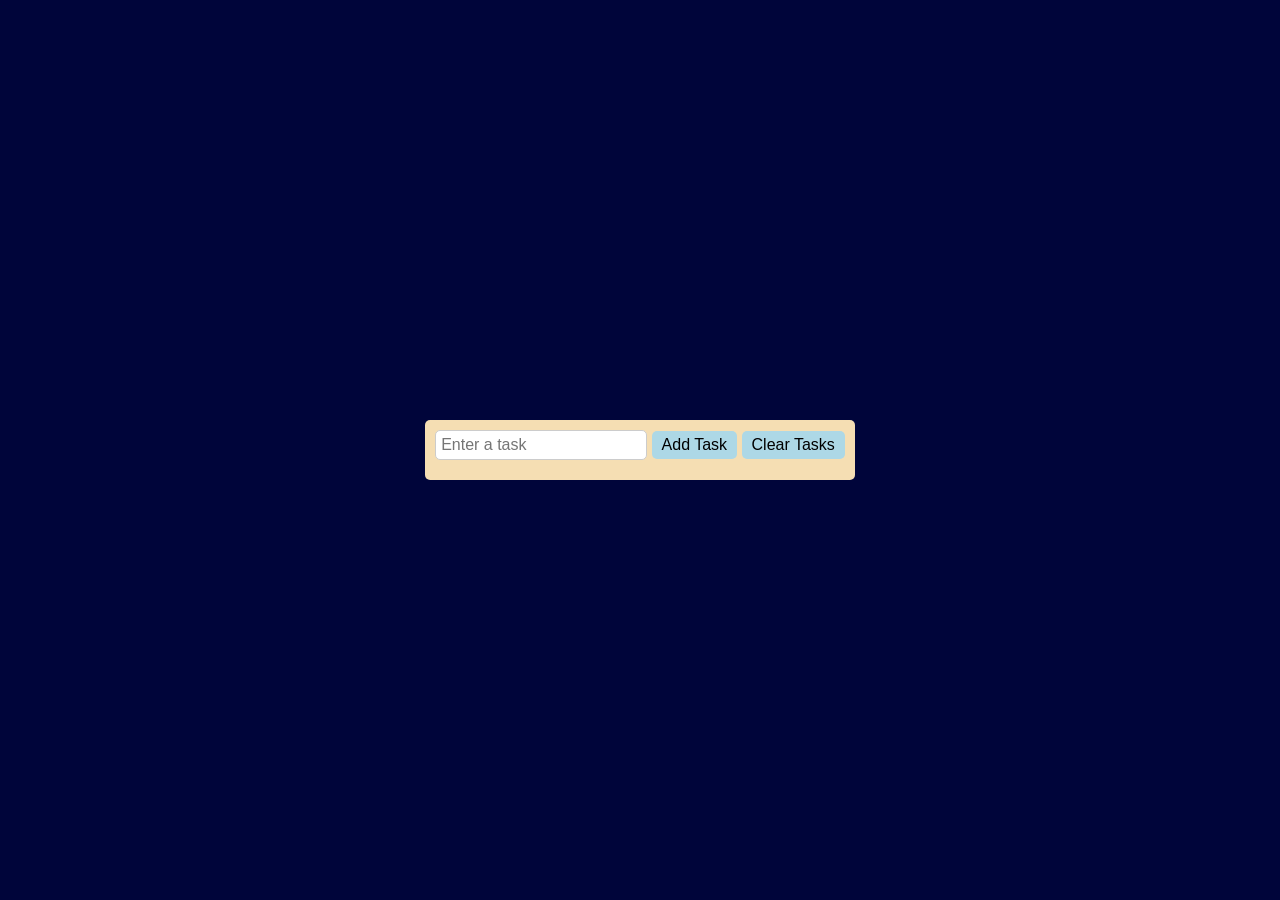
<file: task-1/index.html>
<!DOCTYPE html>
<html lang="en">

<head>
    <meta charset="UTF-8">
    <meta name="viewport" content="width=device-width, initial-scale=1.0">
    <title>Task 1</title>
    <!-- link to styles -->
    <link rel="stylesheet" href="styles.css">
</head>

<body>
    <!-- main container -->
    <div class="to-do-box">
        <!-- input and buttons -->
        <div>
            <input type="text" placeholder="Enter a task" />
            <button onclick="addTask()">Add Task</button>
            <button onclick="clearTasks()">Clear Tasks</button>
        </div>
        <!-- tasks go here -->
        <div id="task-list">
        </div>
    </div>
    <!-- link to javascript -->
    <script src="index.js"></script>
</body>

</html>
</file>
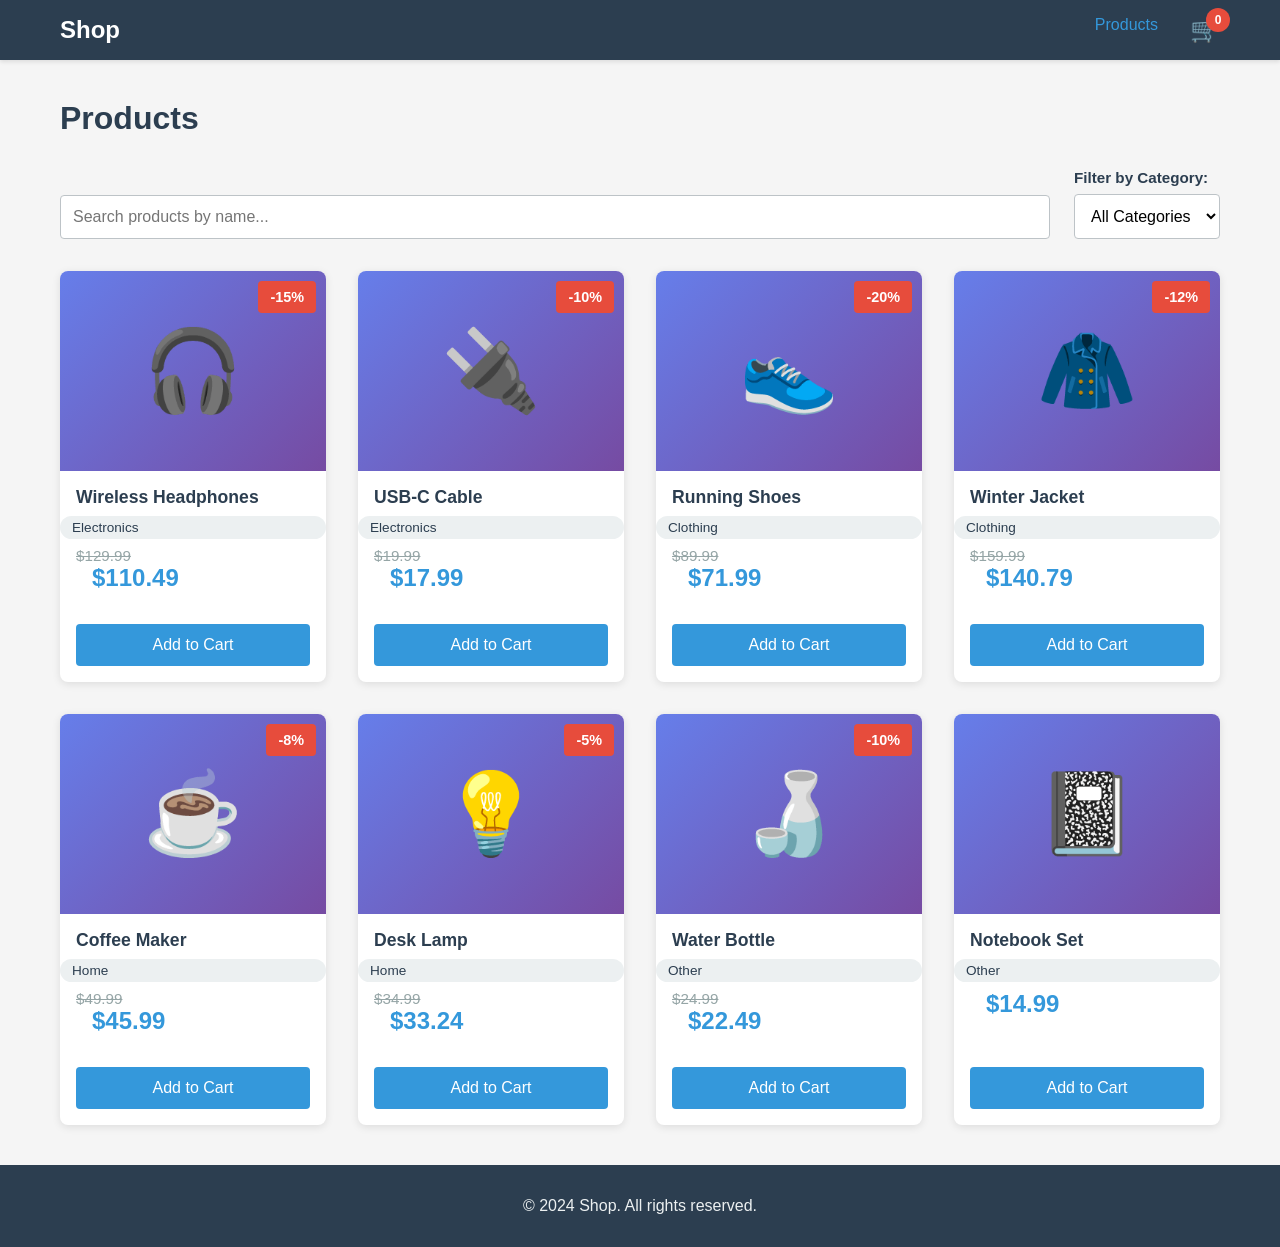
<file: task-10/index.html>
<!DOCTYPE html>
<html lang="en">

<head>
    <meta charset="UTF-8">
    <meta name="viewport" content="width=device-width, initial-scale=1.0">
    <title>Shop - Product Listing</title>
    <link rel="stylesheet" href="styles.css">
</head>

<body>
    <!-- Navigation -->
    <nav class="navbar">
        <div class="nav-container">
            <div class="logo">Shop</div>
            <ul class="nav-links">
                <li><a href="index.html" class="active">Products</a></li>
                <li>
                    <a href="cart.html" class="cart-link">
                        <span class="cart-icon">🛒</span>
                        <span class="cart-badge" id="cartBadge">0</span>
                    </a>
                </li>
            </ul>
        </div>
    </nav>

    <!-- Main Content -->
    <main class="container">
        <section class="products-section">
            <h1>Products</h1>

            <!-- Search and Filter Section -->
            <div class="filters-section">
                <div class="search-box">
                    <input type="text" id="searchInput" placeholder="Search products by name..." class="search-input">
                </div>

                <div class="category-filter">
                    <label for="categorySelect">Filter by Category:</label>
                    <select id="categorySelect" class="category-select">
                        <option value="">All Categories</option>
                        <option value="Electronics">Electronics</option>
                        <option value="Clothing">Clothing</option>
                        <option value="Home">Home</option>
                        <option value="Other">Other</option>
                    </select>
                </div>
            </div>

            <div class="products-grid" id="productsContainer">
                <!-- Product items will be dynamically inserted here -->
            </div>
        </section>
    </main>

    <!-- Footer -->
    <footer class="footer">
        <p>&copy; 2024 Shop. All rights reserved.</p>
    </footer>

    <script src="index.js"></script>
</body>

</html>
</file>
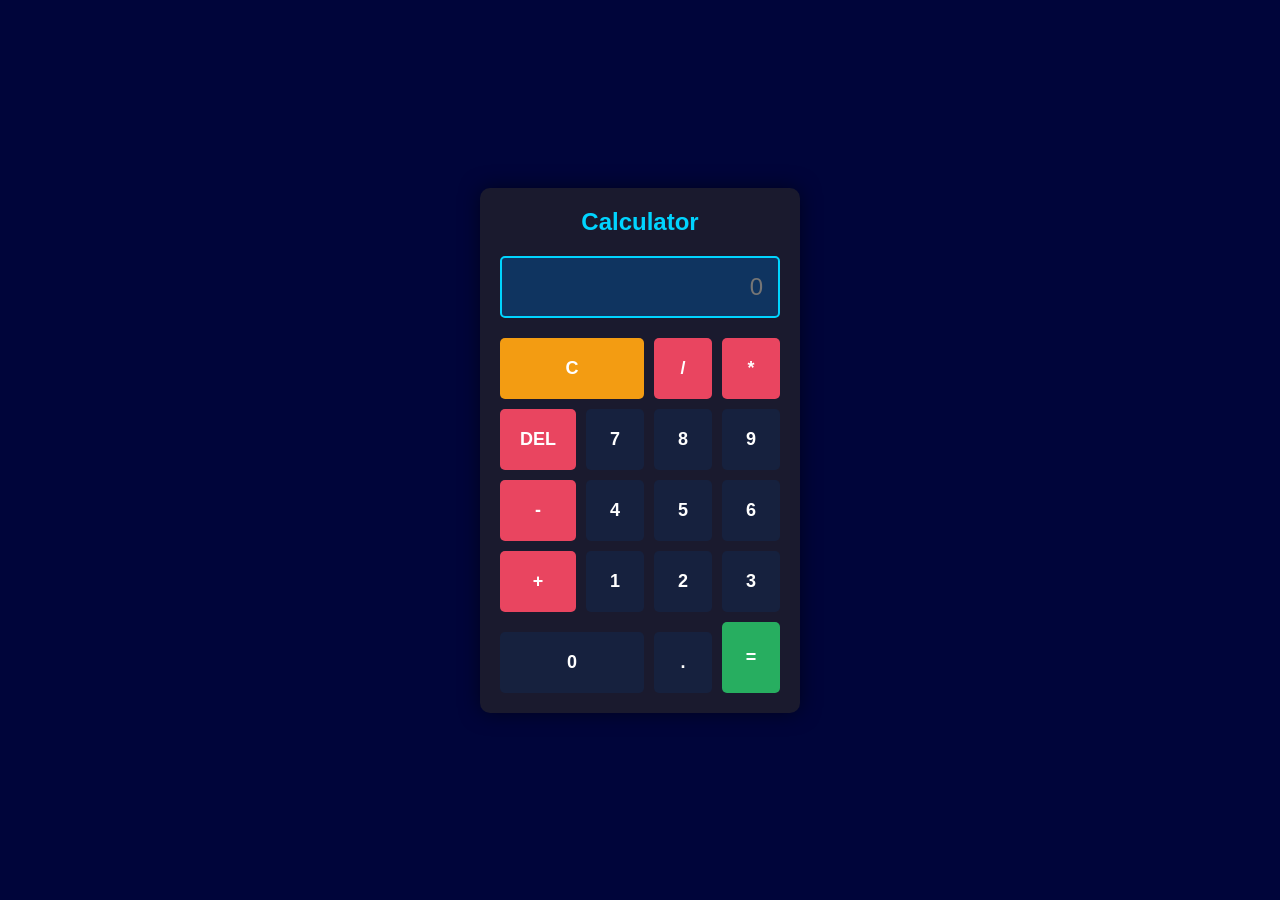
<file: task-2/index.html>
<!DOCTYPE html>
<html lang="en">

<head>
    <meta charset="UTF-8">
    <meta name="viewport" content="width=device-width, initial-scale=1.0">
    <title>Task 2 - Calculator</title>
    <!-- link to styles -->
    <link rel="stylesheet" href="styles.css">
</head>

<body>
    <!-- calculator container -->
    <div class="calculator-box">
        <h1>Calculator</h1>
        <!-- display screen -->
        <div class="display">
            <input type="text" id="display" placeholder="0" readonly />
        </div>
        <!-- buttons container -->
        <div class="buttons-grid">
            <!-- row 1 -->
            <button class="btn btn-clear" onclick="clearDisplay()">C</button>
            <button class="btn btn-operator" onclick="appendOperator('/')">/</button>
            <button class="btn btn-operator" onclick="appendOperator('*')">*</button>
            <button class="btn btn-operator" onclick="deleteLast()">DEL</button>

            <!-- row 2 -->
            <button class="btn" onclick="appendNumber('7')">7</button>
            <button class="btn" onclick="appendNumber('8')">8</button>
            <button class="btn" onclick="appendNumber('9')">9</button>
            <button class="btn btn-operator" onclick="appendOperator('-')">-</button>

            <!-- row 3 -->
            <button class="btn" onclick="appendNumber('4')">4</button>
            <button class="btn" onclick="appendNumber('5')">5</button>
            <button class="btn" onclick="appendNumber('6')">6</button>
            <button class="btn btn-operator" onclick="appendOperator('+')">+</button>

            <!-- row 4 -->
            <button class="btn" onclick="appendNumber('1')">1</button>
            <button class="btn" onclick="appendNumber('2')">2</button>
            <button class="btn" onclick="appendNumber('3')">3</button>
            <button class="btn btn-equals" onclick="calculate()" rowspan="2">=</button>

            <!-- row 5 -->
            <button class="btn btn-zero" onclick="appendNumber('0')">0</button>
            <button class="btn" onclick="appendDecimal()">.</button>
        </div>
    </div>
    <!-- link to javascript -->
    <script src="index.js"></script>
</body>

</html>
</file>
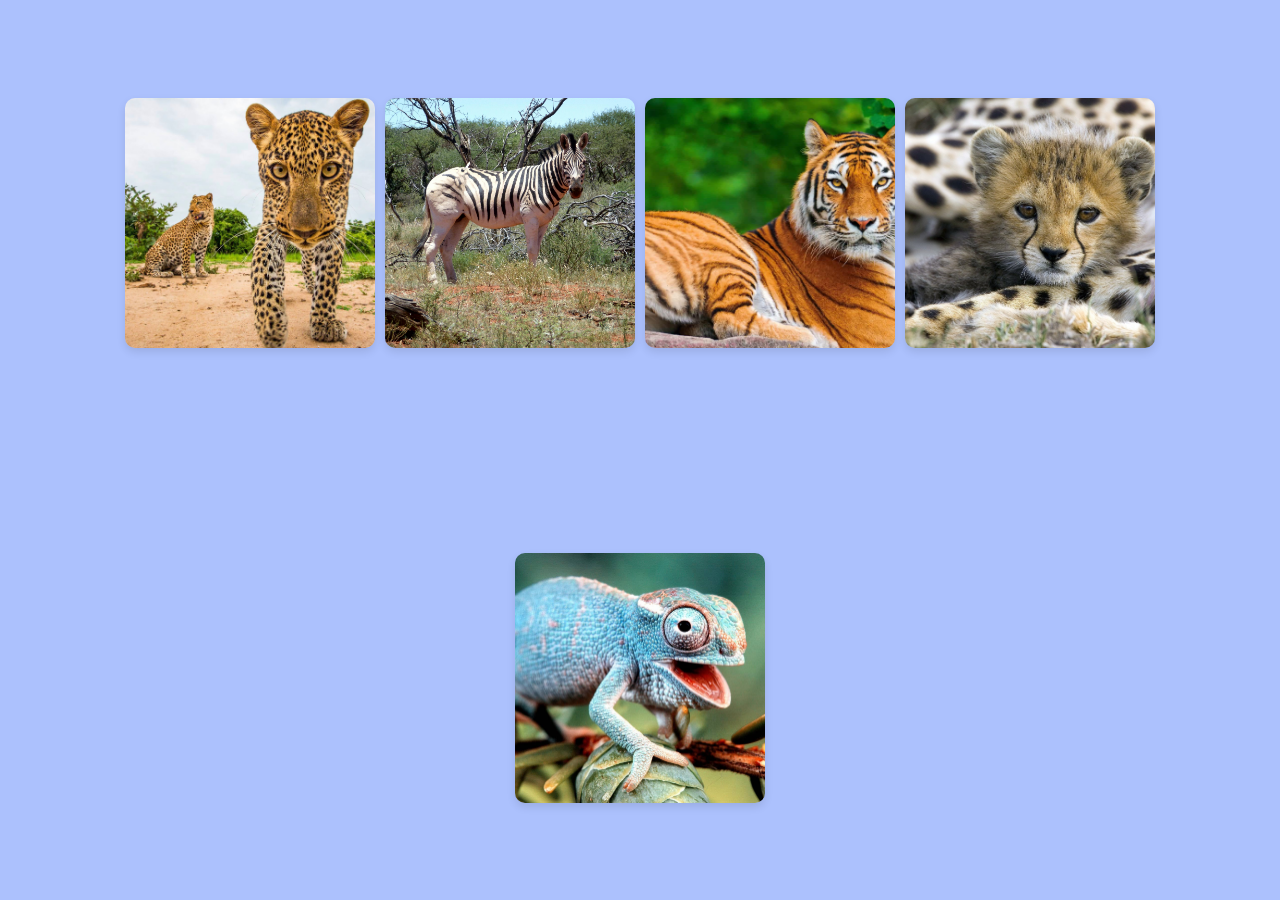
<file: task-3/index.html>
<!-- Image Gallery with Modal Popup -->
<!DOCTYPE html>
<html lang="en">

<head>
    <meta charset="UTF-8">
    <meta name="viewport" content="width=device-width, initial-scale=1.0">
    <title>Task 3 - Image Gallery</title>
    <!-- Link to external stylesheet -->
    <link rel="stylesheet" href="styles.css">
</head>

<body>
    <!-- Grid container for displaying images in a responsive layout -->
    <div class="grid">
        <!-- Image gallery items - clicking triggers modal display -->
        <img onclick="displayImage()" src="assets/img-1.jpeg" alt="Loading...">
        <img onclick="displayImage()" src="assets/img-2.jpeg" alt="Loading...">
        <img onclick="displayImage()" src="assets/img-3.jpeg" alt="Loading...">
        <img onclick="displayImage()" src="assets/img-4.jpeg" alt="Loading...">
        <img onclick="displayImage()" src="assets/img-5.jpeg" alt="Loading...">
        <!-- Modal overlay for enlarged image display -->
        <div class="modal">
            <img class="modal-content" id="img01">
        </div>
    </div>
    <script src="index.js"></script>
</body>

</html>
</file>
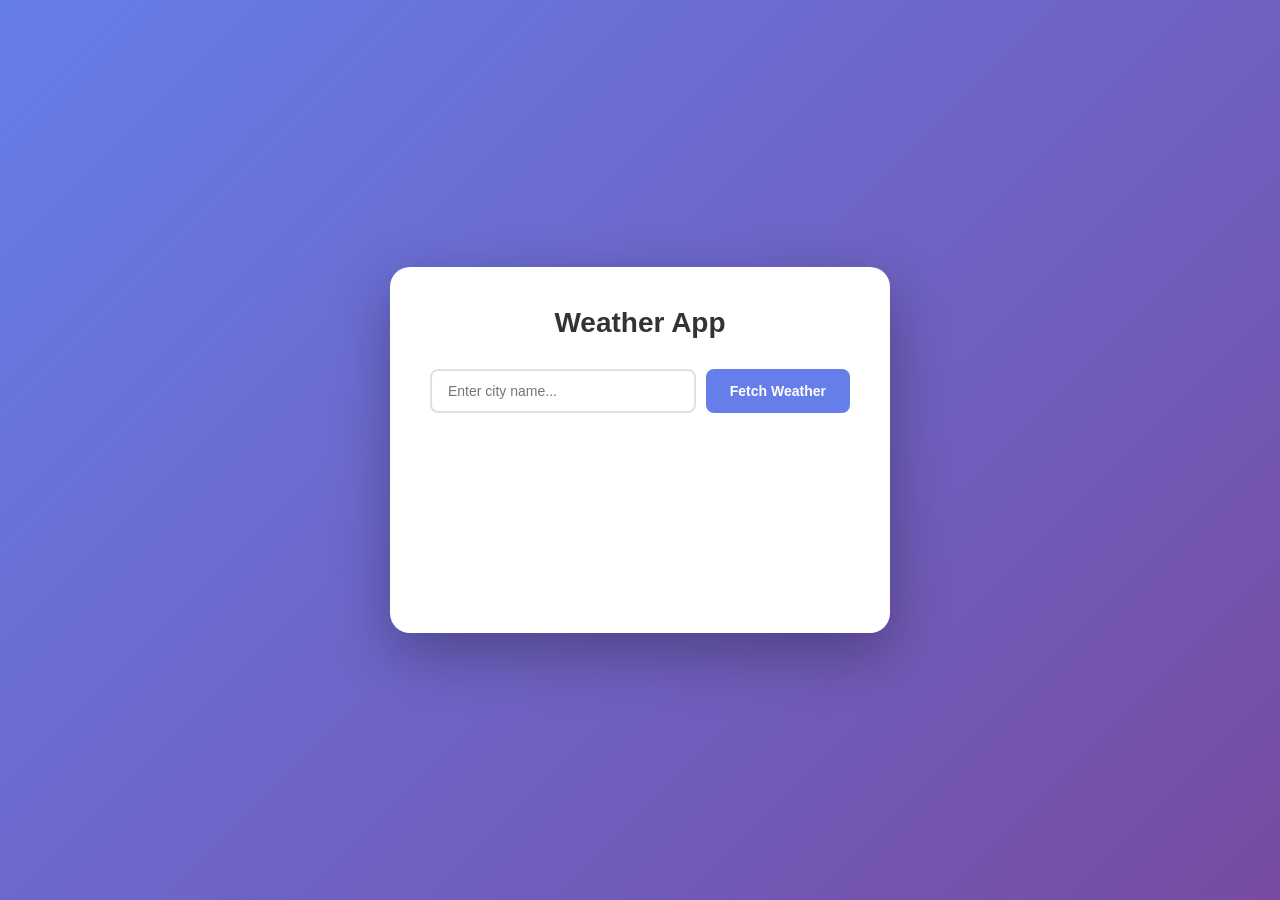
<file: task-4/index.html>
<!-- Weather App -->
<!DOCTYPE html>
<html lang="en">

<head>
    <meta charset="UTF-8">
    <meta name="viewport" content="width=device-width, initial-scale=1.0">
    <title>Task 4 - Weather App</title>
    <!-- Link to external stylesheet -->
    <link rel="stylesheet" href="styles.css">
</head>

<body>
    <!-- Weather app container -->
    <div class="container">
        <h1>Weather App</h1>

        <!-- Input section for city search -->
        <div class="search-section">
            <input type="text" id="cityInput" class="city-input" placeholder="Enter city name...">
            <button id="fetchBtn" class="fetch-btn">Fetch Weather</button>
        </div>

        <!-- Weather information display area -->
        <div id="weatherDisplay" class="weather-display">
            <!-- Weather content will be inserted here by JavaScript -->
        </div>

        <!-- Error message display -->
        <div id="errorMessage" class="error-message"></div>
    </div>

    <script src="index.js"></script>
</body>

</html>
</file>
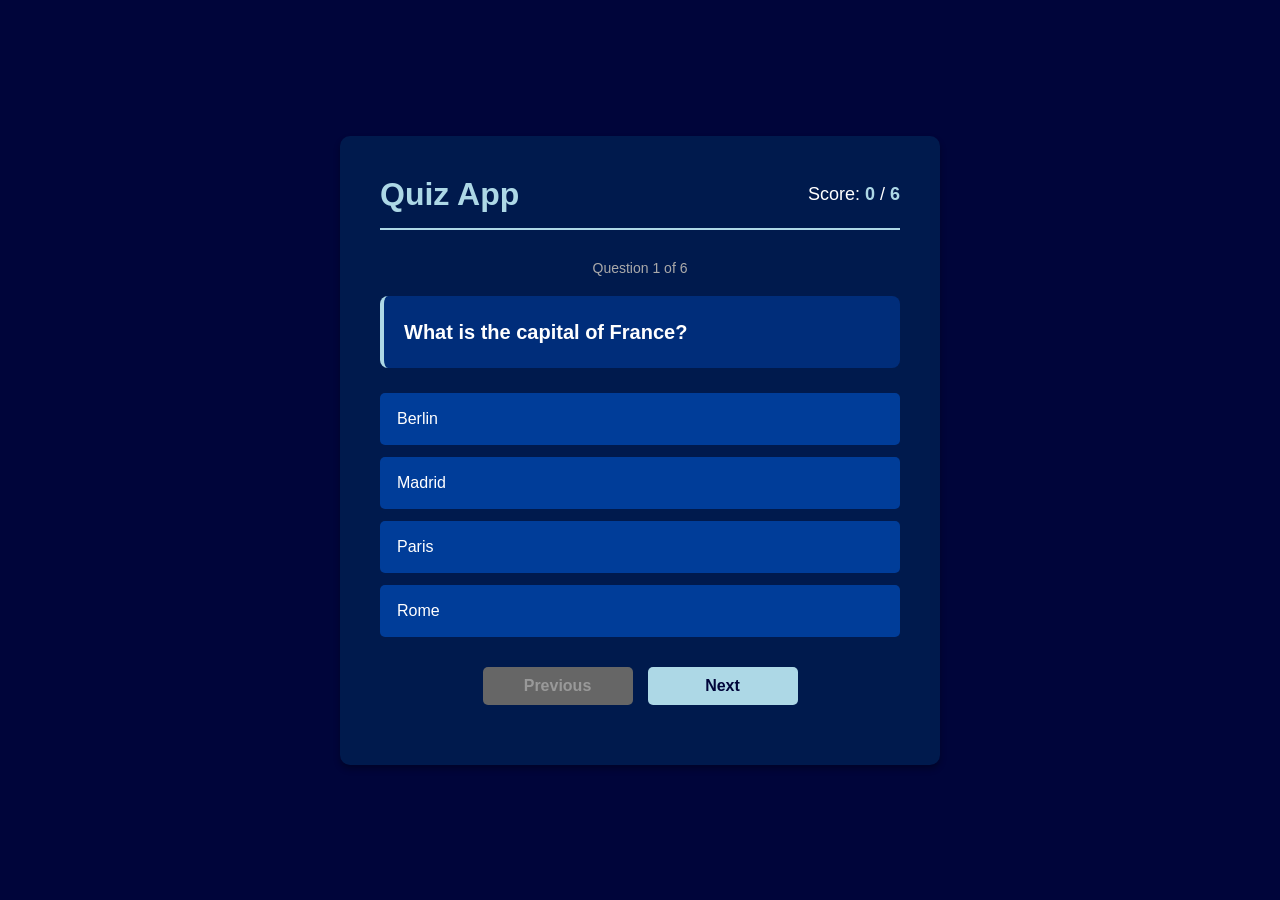
<file: task-5/index.html>
<!DOCTYPE html>
<html lang="en">

<head>
    <meta charset="UTF-8">
    <meta name="viewport" content="width=device-width, initial-scale=1.0">
    <title>Task 5 - Quiz App</title>
    <!-- Link to external stylesheet -->
    <link rel="stylesheet" href="styles.css">
</head>

<body>
    <!-- Main quiz container -->
    <div class="quiz-box">
        <!-- Header with title and score -->
        <div class="quiz-header">
            <h1>Quiz App</h1>
            <div class="score-display">
                <span>Score: <strong id="score">0</strong> / <strong id="total">0</strong></span>
            </div>
        </div>

        <!-- Question counter -->
        <div class="question-counter">
            Question <span id="current-question">1</span> of <span id="total-questions">0</span>
        </div>

        <!-- Quiz content container -->
        <div class="quiz-content">
            <!-- Question display -->
            <div class="question-box">
                <h2 id="question-text"></h2>
            </div>

            <!-- Options container -->
            <div class="options-container" id="options-container">
            </div>
        </div>

        <!-- Navigation buttons -->
        <div class="button-container">
            <button onclick="previousQuestion()" id="prev-btn" class="nav-btn">Previous</button>
            <button onclick="nextQuestion()" id="next-btn" class="nav-btn">Next</button>
        </div>

        <!-- Submit button (hidden until last question) -->
        <div class="submit-container" id="submit-container">
            <button onclick="submitQuiz()" id="submit-btn" class="submit-btn">Submit Quiz</button>
        </div>

        <!-- Results display (hidden initially) -->
        <div class="results" id="results" style="display: none;">
            <h2>Quiz Complete!</h2>
            <div class="final-score">
                <p>Your Final Score: <strong><span id="final-score">0</span> / <span id="final-total">0</span></strong>
                </p>
                <p class="percentage" id="percentage"></p>
            </div>
            <button onclick="restartQuiz()" class="submit-btn">Restart Quiz</button>
        </div>
    </div>

    <!-- Link to javascript -->
    <script src="index.js"></script>
</body>

</html>
</file>
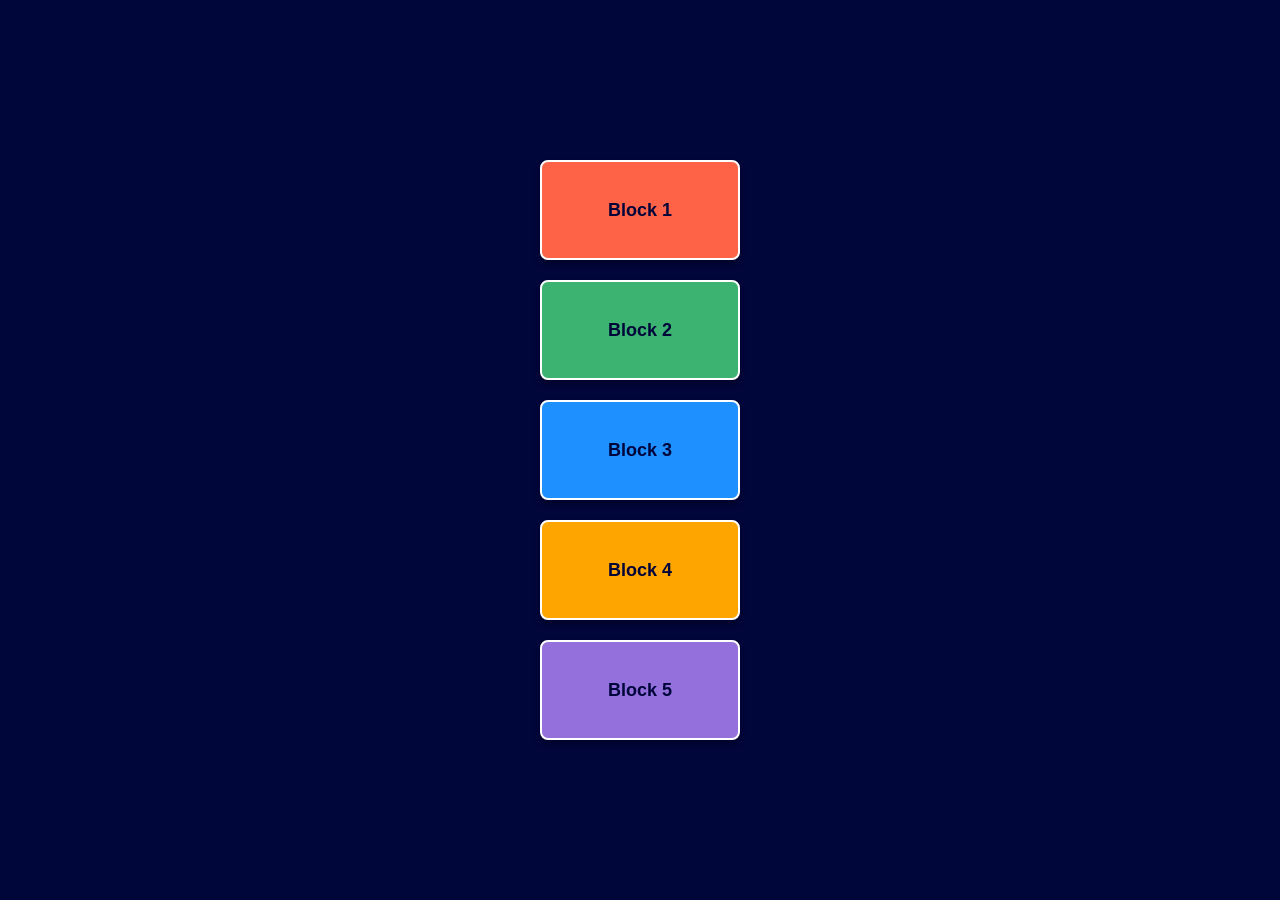
<file: task-6/index.html>
<!DOCTYPE html>
<html lang="en">

<head>
    <meta charset="UTF-8">
    <meta name="viewport" content="width=device-width, initial-scale=1.0">
    <title>Task 6 - Flexbox Blocks</title>
    <!-- Link to external stylesheet -->
    <link rel="stylesheet" href="styles.css">
</head>

<body>
    <!-- Main container with flexbox - centers all blocks both horizontally and vertically -->
    <div class="container">
        <!-- Block 1 - Draggable element with unique ID and color styling -->
        <div draggable="true" id="block1" class="block">Block 1</div>
        <!-- Block 2 - Can be reordered by dragging -->
        <div draggable="true" id="block2" class="block">Block 2</div>
        <!-- Block 3 - Middle block with dodger blue color -->
        <div draggable="true" id="block3" class="block">Block 3</div>
        <!-- Block 4 - Second to last block with orange color -->
        <div draggable="true" id="block4" class="block">Block 4</div>
        <!-- Block 5 - Last block element -->
        <div draggable="true" id="block5" class="block">Block 5</div>
    </div>

    <!-- Link to JavaScript file for interactivity -->
    <script src="index.js"></script>
</body>

</html>
</file>
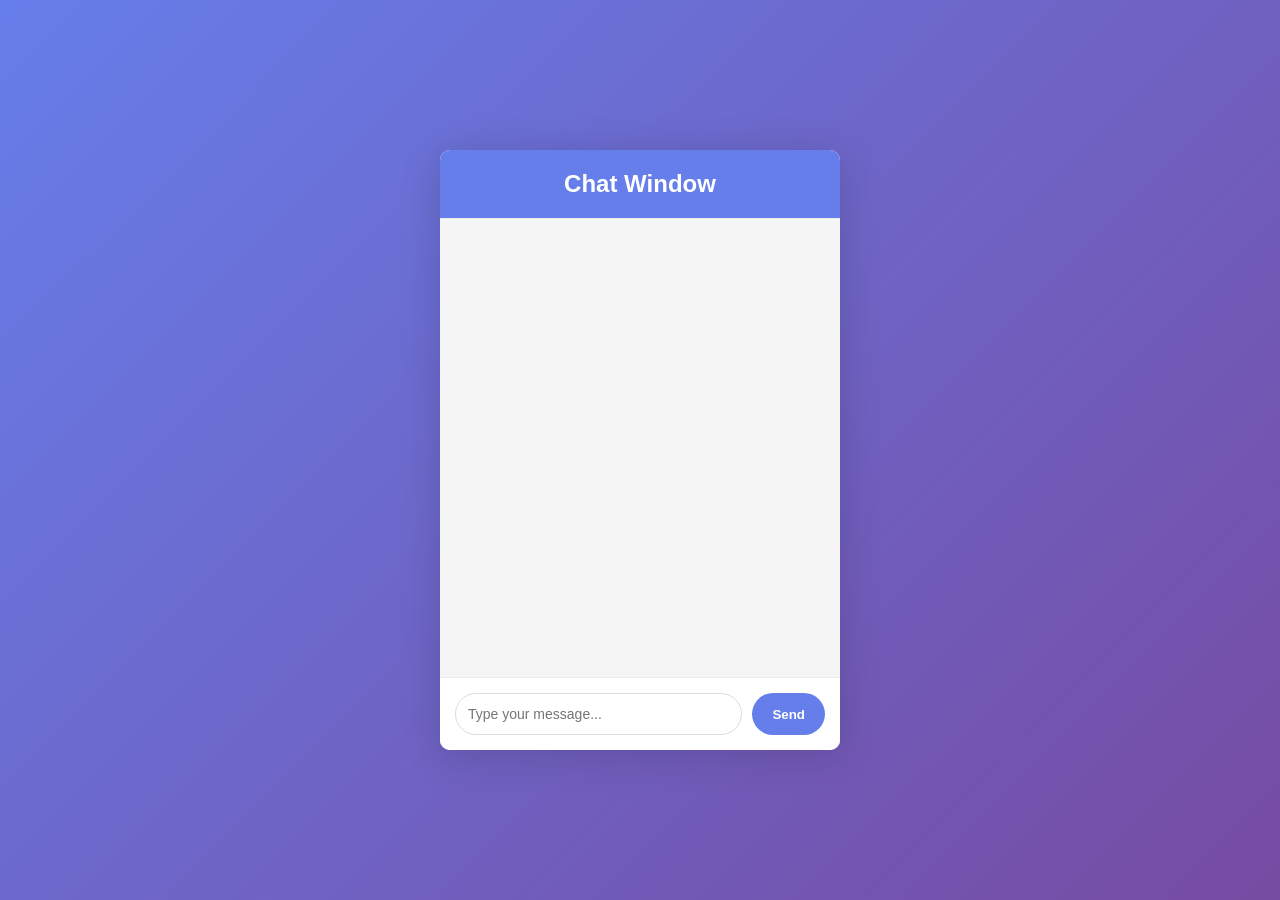
<file: task-7/index.html>
<!DOCTYPE html>
<html lang="en">

<head>
    <meta charset="UTF-8">
    <meta name="viewport" content="width=device-width, initial-scale=1.0">
    <title>Chat Window</title>
    <link rel="stylesheet" href="styles.css">
</head>

<body>
    <div class="chat-container">
        <!-- Chat Header -->
        <div class="chat-header">
            <h1>Chat Window</h1>
        </div>

        <!-- Messages Container -->
        <div class="chat-messages">
            
        </div>

        <!-- Input Area -->
        <div class="chat-input-area">
            <input type="text" class="chat-input" placeholder="Type your message..." id="messageInput" />
            <button class="send-btn" id="sendBtn">Send</button>
        </div>
    </div>

    <script src="index.js"></script>
</body>

</html>
</file>
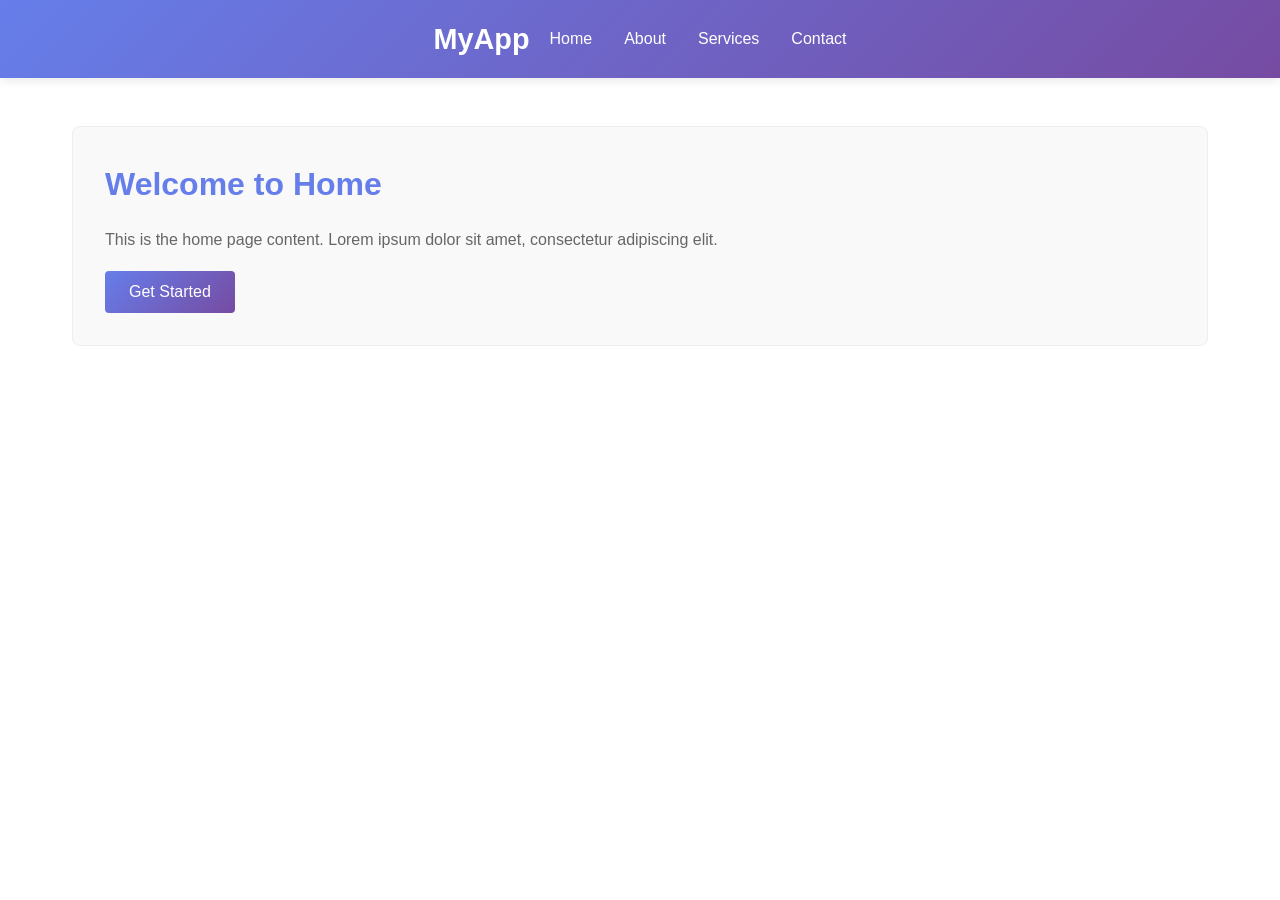
<file: task-8/index.html>
<!DOCTYPE html>
<html lang="en">

<head>
    <meta charset="UTF-8">
    <meta name="viewport" content="width=device-width, initial-scale=1.0">
    <title>Multi-Page Application</title>
    <link rel="stylesheet" href="styles.css">
</head>

<body>
    <!-- Navigation Header -->
    <header class="header">
        <div class="header-container">
            <h1 class="logo">MyApp</h1>
            <nav class="nav">
                <ul class="nav-list">
                    <li><a href="#home" class="nav-link">Home</a></li>
                    <li><a href="#about" class="nav-link">About</a></li>
                    <li><a href="#services" class="nav-link">Services</a></li>
                    <li><a href="#contact" class="nav-link">Contact</a></li>
                </ul>
            </nav>
        </div>
    </header>

    <!-- Page Sections (controlled by routing) -->
    <main class="main-content">
        <!-- Home Page -->
        <section id="home" class="page">
            <h2>Welcome to Home</h2>
            <p>This is the home page content. Lorem ipsum dolor sit amet, consectetur adipiscing elit.</p>
            <button>Get Started</button>
        </section>

        <!-- About Page -->
        <section id="about" class="page">
            <h2>About Us</h2>
            <p>Learn more about our company. We are dedicated to providing the best services.</p>
            <p>Founded in 2020, we've been helping thousands of customers achieve their goals.</p>
        </section>

        <!-- Services Page -->
        <section id="services" class="page">
            <h2>Our Services</h2>
            <ul>
                <li>Web Development</li>
                <li>Mobile App Development</li>
                <li>UI/UX Design</li>
                <li>Consulting</li>
            </ul>
        </section>

        <!-- Contact Page -->
        <section id="contact" class="page">
            <h2>Contact Us</h2>
            <form class="contact-form">
                <input type="text" placeholder="Your Name" required />
                <input type="email" placeholder="Your Email" required />
                <textarea placeholder="Your Message" rows="5" required></textarea>
                <button type="submit">Send Message</button>
            </form>
        </section>
        <section id="404" class="page">
            <h2>Page Not Found</h2>
            <p>Sorry, the page you are looking for does not exist.</p>
        </section>
    </main>

    <script src="index.js"></script>
</body>

</html>
</file>
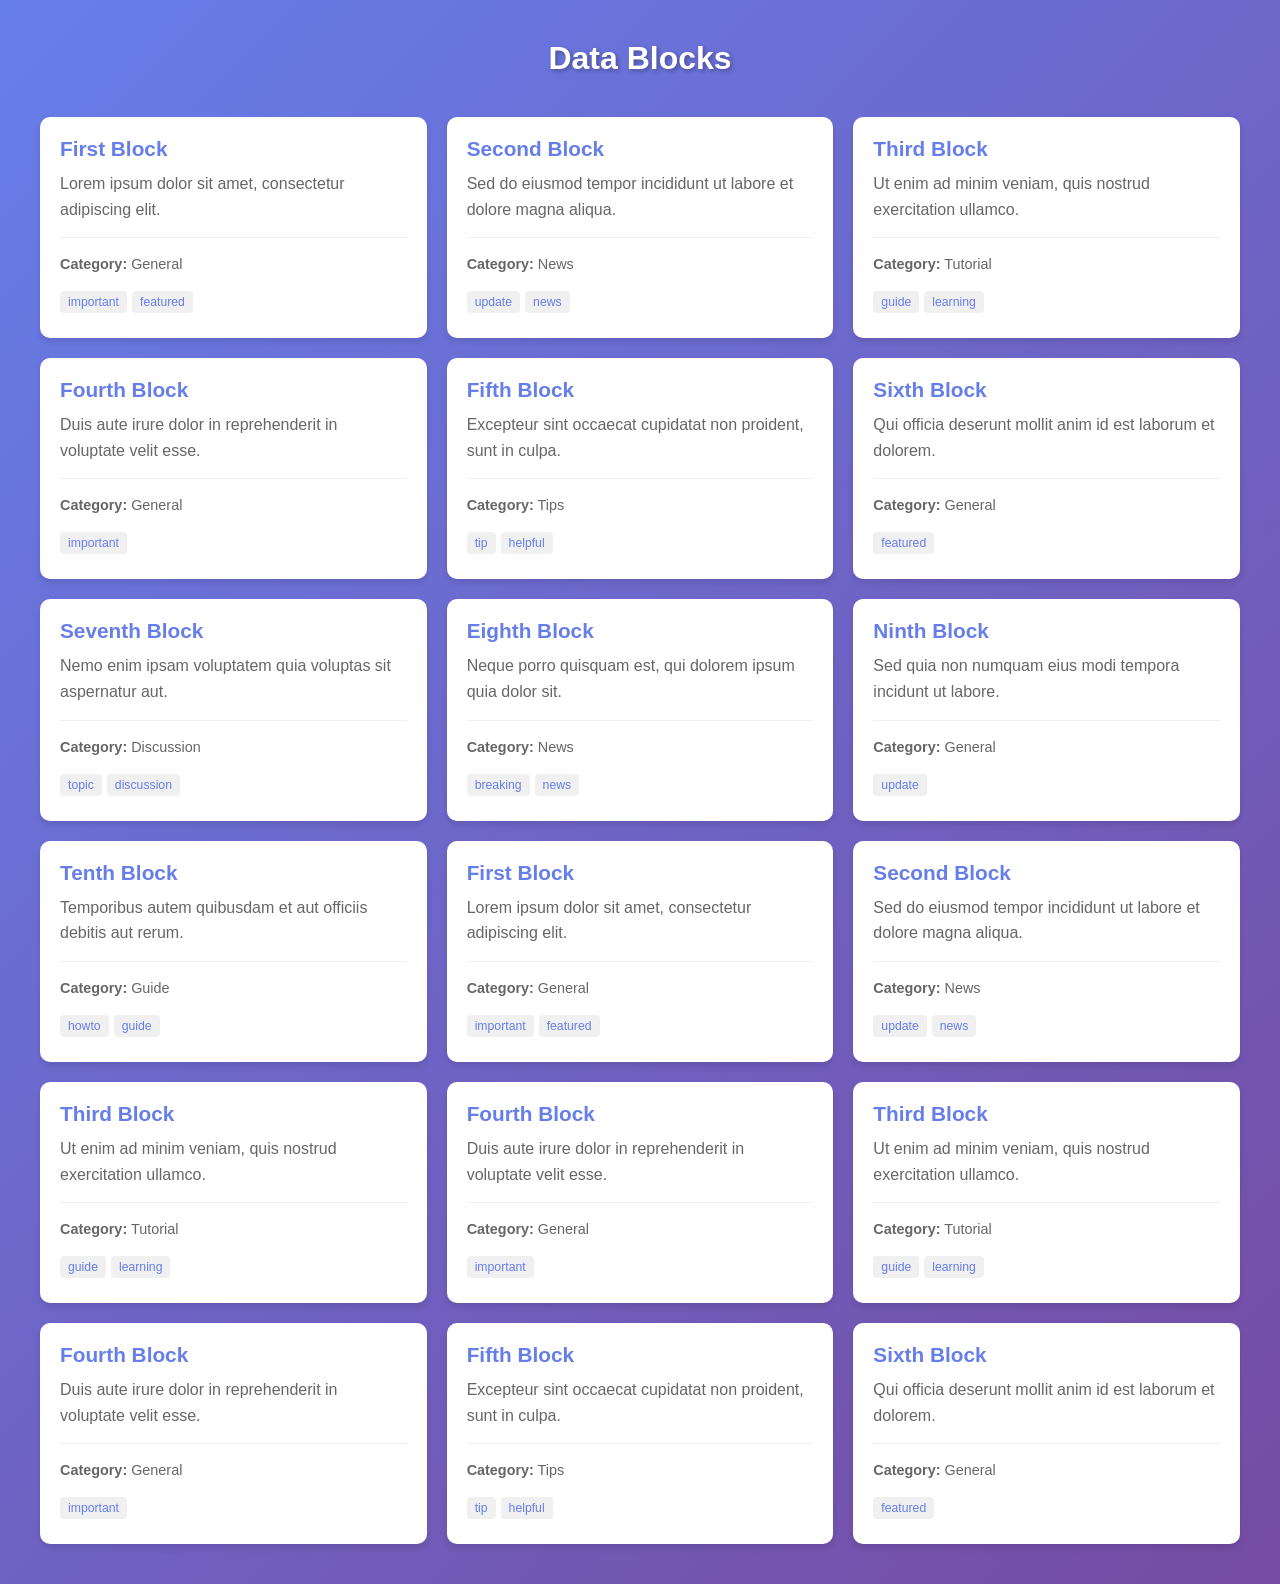
<file: task-9/index.html>
<!DOCTYPE html>
<html lang="en">

<head>
    <meta charset="UTF-8">
    <meta name="viewport" content="width=device-width, initial-scale=1.0">
    <title>Task 9 - Data Blocks</title>
    <link rel="stylesheet" href="styles.css">
</head>

<body>
    <div class="container">
        <h1>Data Blocks</h1>
        <!-- Container for dynamically rendered blocks -->
        <div class="blocks-grid" id="blocksContainer"></div>
    </div>
    <script src="index.js"></script>
</body>

</html>
</file>
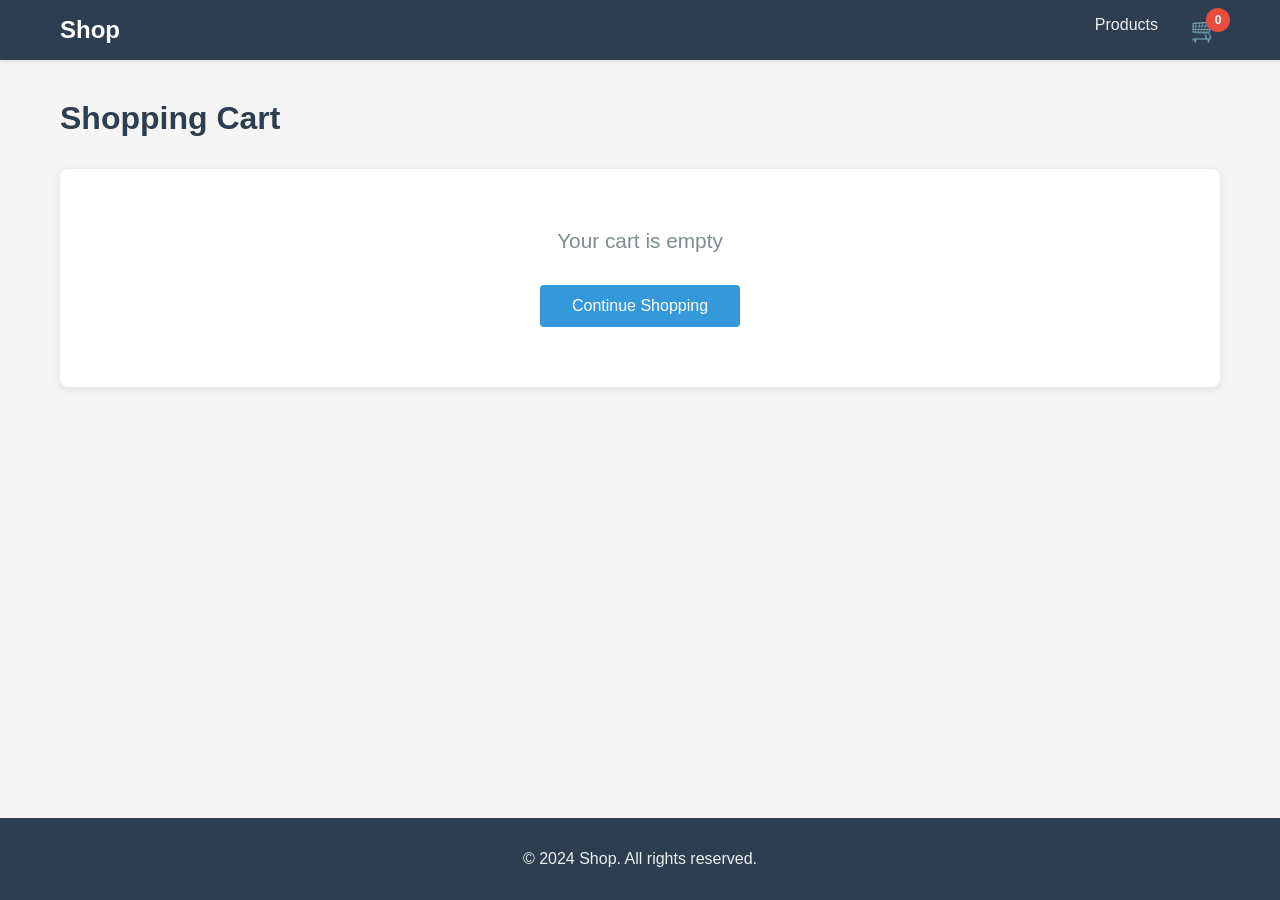
<file: task-10/cart.html>
<!DOCTYPE html>
<html lang="en">

<head>
    <meta charset="UTF-8">
    <meta name="viewport" content="width=device-width, initial-scale=1.0">
    <title>Shopping Cart</title>
    <link rel="stylesheet" href="styles.css">
</head>

<body>
    <!-- Navigation -->
    <nav class="navbar">
        <div class="nav-container">
            <div class="logo">Shop</div>
            <ul class="nav-links">
                <li><a href="index.html">Products</a></li>
                <li>
                    <a href="cart.html" class="active cart-link">
                        <span class="cart-icon">🛒</span>
                        <span class="cart-badge" id="cartBadge">0</span>
                    </a>
                </li>
            </ul>
        </div>
    </nav>

    <!-- Main Content -->
    <main class="container">
        <section class="cart-section">
            <h1>Shopping Cart</h1>

            <div id="cartContent">
                <!-- Cart items will be inserted here -->
            </div>
        </section>
    </main>

    <!-- Footer -->
    <footer class="footer">
        <p>&copy; 2024 Shop. All rights reserved.</p>
    </footer>

    <script src="cart.js"></script>
</body>

</html>
</file>
<file: task-1/styles.css>
/* reset default styles */
* {
    margin: 0;
    padding: 0;
    box-sizing: border-box;
    font-family: sans-serif;
}

/* center content on page */
body {
    display: flex;
    flex-direction: column;
    align-items: center;
    justify-content: center;
    height: 100vh;
    background-color: #00053a;
}

/* button styling */
button {
    padding: 5px 10px;
    border: none;
    background-color: lightblue;
    font-size: 16px;
    cursor: pointer;
    border-radius: 5px;
}

/* task list container */
#task-list {
    display: flex;
    flex-direction: column;
    align-items: start;
    gap: 10px;
}

/* text input styling */
input[type=text] {
    padding: 5px;
    font-size: 16px;
    border: 1px solid #ccc;
    border-radius: 5px;
}

/* checkbox size and cursor */
input[type=checkbox] {
    width: 20px;
    height: 20px;
    cursor: pointer;
}

/* task item layout */
.task-item {
    display: flex;
    justify-content: center;
    align-items: center;
    font-size: larger;
    gap: 10px;
}

/* strikethrough text when checked */
input[type=checkbox]:checked+label {
    text-decoration: line-through;
}

/* to-do box container */
.to-do-box {
    display: flex;
    flex-direction: column;
    gap: 10px;
    background-color: wheat;
    padding: 10px;
    border-radius: 5px;
}
</file>
<file: task-10/styles.css>
/* Global Styles */
* {
    margin: 0;
    padding: 0;
    box-sizing: border-box;
}

body {
    font-family: 'Segoe UI', Tahoma, Geneva, Verdana, sans-serif;
    background-color: #f5f5f5;
    color: #333;
    display: flex;
    flex-direction: column;
    min-height: 100vh;
}

/* Navigation Bar */
.navbar {
    background-color: #2c3e50;
    padding: 1rem 0;
    box-shadow: 0 2px 4px rgba(0, 0, 0, 0.1);
}

.nav-container {
    max-width: 1200px;
    margin: 0 auto;
    padding: 0 20px;
    display: flex;
    justify-content: space-between;
    align-items: center;
}

.logo {
    font-size: 1.5rem;
    font-weight: bold;
    color: white;
}

.nav-links {
    display: flex;
    list-style: none;
    gap: 2rem;
}

.nav-links a {
    color: #ecf0f1;
    text-decoration: none;
    transition: color 0.3s ease;
}

.nav-links a:hover,
.nav-links a.active {
    color: #3498db;
}

/* Cart Link and Badge */
.cart-link {
    position: relative;
    display: flex;
    align-items: center;
}

.cart-icon {
    font-size: 1.5rem;
}

.cart-badge {
    position: absolute;
    top: -8px;
    right: -10px;
    background-color: #e74c3c;
    color: white;
    border-radius: 50%;
    width: 24px;
    height: 24px;
    display: flex;
    align-items: center;
    justify-content: center;
    font-size: 0.75rem;
    font-weight: bold;
}

/* Main Container */
.container {
    max-width: 1200px;
    margin: 0 auto;
    padding: 40px 20px;
    flex: 1;
    width: 100%;
}

/* Product Listing Section */
.products-section h1,
.cart-section h1 {
    margin-bottom: 2rem;
    font-size: 2rem;
    color: #2c3e50;
}

/* Filters Section */
.filters-section {
    display: flex;
    gap: 1.5rem;
    margin-bottom: 2rem;
    flex-wrap: wrap;
    align-items: flex-end;
}

.search-box {
    flex: 1;
    min-width: 250px;
}

.search-input {
    width: 100%;
    padding: 0.75rem;
    border: 1px solid #bdc3c7;
    border-radius: 4px;
    font-size: 1rem;
    transition: border-color 0.3s ease, box-shadow 0.3s ease;
}

.search-input:focus {
    outline: none;
    border-color: #3498db;
    box-shadow: 0 0 5px rgba(52, 152, 219, 0.3);
}

.category-filter {
    display: flex;
    flex-direction: column;
    gap: 0.5rem;
}

.category-filter label {
    font-weight: 600;
    color: #2c3e50;
    font-size: 0.95rem;
}

.category-select {
    padding: 0.75rem;
    border: 1px solid #bdc3c7;
    border-radius: 4px;
    font-size: 1rem;
    background-color: white;
    cursor: pointer;
    transition: border-color 0.3s ease, box-shadow 0.3s ease;
}

.category-select:focus {
    outline: none;
    border-color: #3498db;
    box-shadow: 0 0 5px rgba(52, 152, 219, 0.3);
}

/* Category Label */
.category-label {
    display: inline-block;
    background-color: #ecf0f1;
    color: #2c3e50;
    padding: 0.25rem 0.75rem;
    border-radius: 20px;
    font-size: 0.85rem;
    margin-bottom: 0.5rem;
    font-weight: 500;
}

/* Product Grid */
.products-grid {
    display: grid;
    grid-template-columns: repeat(auto-fill, minmax(250px, 1fr));
    gap: 2rem;
}

/* Product Card */
.product-card {
    background: white;
    border-radius: 8px;
    overflow: hidden;
    box-shadow: 0 2px 8px rgba(0, 0, 0, 0.1);
    transition: transform 0.3s ease, box-shadow 0.3s ease;
    display: flex;
    flex-direction: column;
    position: relative;
}

.product-card:hover {
    transform: translateY(-5px);
    box-shadow: 0 4px 12px rgba(0, 0, 0, 0.15);
}

.product-image {
    background: linear-gradient(135deg, #667eea 0%, #764ba2 100%);
    height: 200px;
    display: flex;
    align-items: center;
    justify-content: center;
    color: white;
    font-size: 5rem;
    font-weight: 500;
}

.product-card h3 {
    padding: 1rem 1rem 0.5rem;
    font-size: 1.1rem;
    color: #2c3e50;
    margin: 0;
}

.product-card .price {
    padding: 0 1rem;
    font-size: 1.5rem;
    font-weight: bold;
    color: #3498db;
    margin: 0 0 1rem 0;
}

/* Discount Badge */
.discount-badge {
    position: absolute;
    top: 10px;
    right: 10px;
    background-color: #e74c3c;
    color: white;
    padding: 0.5rem 0.75rem;
    border-radius: 4px;
    font-weight: bold;
    font-size: 0.9rem;
}

/* Price Section */
.price-section {
    padding: 0 1rem;
    margin: 0 0 1rem 0;
}

.original-price {
    font-size: 0.95rem;
    color: #95a5a6;
    text-decoration: line-through;
    margin: 0;
}

.price-breakdown,
.price-breakdown-summary {
    font-size: 0.9rem;
    color: #555;
}

.price-breakdown p,
.price-breakdown-summary p {
    margin: 0.25rem 0;
}

.price-breakdown .discount,
.price-breakdown-summary .discount {
    color: #27ae60;
    font-weight: bold;
}

.price-breakdown .final-price {
    color: #3498db;
    font-weight: bold;
    margin-top: 0.5rem;
}

.final-total {
    font-size: 1.15rem !important;
    color: #2c3e50 !important;
    margin-top: 0.75rem !important;
}

/* Buttons */
.btn {
    padding: 0.75rem 1rem;
    background-color: #3498db;
    color: white;
    border: none;
    border-radius: 4px;
    cursor: pointer;
    font-size: 1rem;
    transition: background-color 0.3s ease;
}

.btn:hover {
    background-color: #2980b9;
}

/* Empty Cart */
.empty-cart {
    background: white;
    border-radius: 8px;
    padding: 60px 20px;
    text-align: center;
    box-shadow: 0 2px 8px rgba(0, 0, 0, 0.1);
}

.empty-cart p {
    font-size: 1.3rem;
    color: #7f8c8d;
    margin-bottom: 2rem;
}

.btn-link {
    display: inline-block;
    padding: 0.75rem 2rem;
    background-color: #3498db;
    color: white;
    text-decoration: none;
    border-radius: 4px;
    transition: background-color 0.3s ease;
}

.btn-link:hover {
    background-color: #2980b9;
}

/* Cart Items */
.cart-items {
    display: flex;
    flex-direction: column;
    gap: 1.5rem;
}

.cart-item {
    background: white;
    border-radius: 8px;
    padding: 1.5rem;
    display: flex;
    gap: 2rem;
    box-shadow: 0 2px 8px rgba(0, 0, 0, 0.1);
}

.cart-item-image {
    background: linear-gradient(135deg, #667eea 0%, #764ba2 100%);
    width: 150px;
    height: 150px;
    border-radius: 4px;
    display: flex;
    align-items: center;
    justify-content: center;
    color: white;
    font-size: 4rem;
    font-weight: 500;
    flex-shrink: 0;
}

.cart-item-details {
    flex: 1;
}

.cart-item-details h3 {
    font-size: 1.3rem;
    color: #2c3e50;
    margin-bottom: 0.5rem;
}

.cart-item-details .price {
    font-size: 1.2rem;
    font-weight: bold;
    color: #3498db;
    margin-bottom: 0.5rem;
}

.cart-item-details .quantity,
.cart-item-details .total {
    font-size: 1rem;
    color: #555;
    margin-bottom: 0.5rem;
}

.cart-item-details .total {
    font-weight: bold;
    color: #2c3e50;
    margin-bottom: 1rem;
}

.quantity-controls {
    display: flex;
    align-items: center;
    gap: 0.5rem;
    margin: 0.5rem 0;
}

.product-controls {
    display: flex;
    flex-direction: column;
    gap: 0.75rem;
    padding: 0 1rem 1rem;
    margin-top: auto;
}

.product-controls .btn {
    width: 100%;
    margin: 0;
    padding: 0.75rem;
}

.quantity-controls {
    display: flex;
    align-items: center;
    justify-content: center;
    gap: 0.75rem;
    padding: 0.5rem 0;
    border-radius: 4px;
    background-color: #f8f9fa;
}

.qty-btn {
    width: 36px;
    height: 36px;
    padding: 0;
    background-color: #3498db;
    color: white;
    border: none;
    border-radius: 4px;
    cursor: pointer;
    font-size: 1rem;
    font-weight: bold;
    transition: background-color 0.3s ease;
    display: flex;
    align-items: center;
    justify-content: center;
}

.qty-btn:hover {
    background-color: #2980b9;
}

.quantity-value {
    min-width: 45px;
    text-align: center;
    font-weight: bold;
    color: #2c3e50;
    font-size: 1rem;
}

.remove-btn {
    padding: 0.5rem 1rem;
    background-color: #e74c3c;
    color: white;
    border: none;
    border-radius: 4px;
    cursor: pointer;
    font-size: 0.9rem;
    transition: background-color 0.3s ease;
}

.remove-btn:hover {
    background-color: #c0392b;
}

.cart-total {
    background: white;
    border-radius: 8px;
    padding: 2rem;
    text-align: right;
    box-shadow: 0 2px 8px rgba(0, 0, 0, 0.1);
    margin-top: 1rem;
}

.cart-total h2 {
    color: #2c3e50;
    font-size: 1.5rem;
}

/* Footer */
.footer {
    background-color: #2c3e50;
    color: #ecf0f1;
    text-align: center;
    padding: 2rem;
    margin-top: auto;
}

/* Responsive Design */
@media (max-width: 768px) {
    .nav-links {
        gap: 1rem;
    }

    .products-grid {
        grid-template-columns: repeat(auto-fill, minmax(200px, 1fr));
        gap: 1rem;
    }

    .container {
        padding: 20px;
    }

    .filters-section {
        flex-direction: column;
        gap: 1rem;
    }

    .search-box,
    .category-filter {
        width: 100%;
    }

    .category-select {
        width: 100%;
    }
}
</file>
<file: task-2/styles.css>
/* reset default styles */
* {
    margin: 0;
    padding: 0;
    box-sizing: border-box;
    font-family: sans-serif;
}

/* center content on page */
body {
    display: flex;
    flex-direction: column;
    align-items: center;
    justify-content: center;
    height: 100vh;
    background-color: #00053a;
    color: white;
}

/* calculator container */
.calculator-box {
    background-color: #1a1a2e;
    padding: 20px;
    border-radius: 10px;
    box-shadow: 0 0 20px rgba(0, 0, 0, 0.5);
    width: 320px;
}

/* title styling */
.calculator-box h1 {
    text-align: center;
    margin-bottom: 20px;
    font-size: 24px;
    color: #00d4ff;
}

/* display styling */
.display {
    margin-bottom: 20px;
}

#display {
    width: 100%;
    padding: 15px;
    font-size: 24px;
    border: 2px solid #00d4ff;
    border-radius: 5px;
    background-color: #0f3460;
    color: #00d4ff;
    text-align: right;
}

/* buttons grid layout */
.buttons-grid {
    display: grid;
    grid-template-columns: repeat(4, 1fr);
    gap: 10px;
}

/* button styling */
.btn {
    padding: 20px;
    border: none;
    border-radius: 5px;
    font-size: 18px;
    font-weight: bold;
    cursor: pointer;
    background-color: #16213e;
    color: white;
    transition: 0.2s;
}

.btn:hover {
    background-color: #0f3460;
    transform: scale(1.05);
}

.btn:active {
    transform: scale(0.95);
}

/* operator button styling */
.btn-operator {
    background-color: #e94560;
    color: white;
}

.btn-operator:hover {
    background-color: #c73a4d;
}

/* clear button styling */
.btn-clear {
    background-color: #f39c12;
    color: white;
    grid-column: span 2;
}

.btn-clear:hover {
    background-color: #d68910;
}

/* equals button styling */
.btn-equals {
    background-color: #27ae60;
    color: white;
    grid-row: span 2;
    grid-column: 4;
}

.btn-equals:hover {
    background-color: #229954;
}

/* zero button styling */
.btn-zero {
    grid-column: span 2;
}
</file>
<file: task-3/styles.css>
/* Reset default browser styles */
* {
    margin: 0;
    padding: 0;
    box-sizing: border-box;
    font-family: sans-serif;
}

/* Center all content on the page and set up the main layout */
body {
    display: flex;
    flex-direction: column;
    align-items: center;
    justify-content: center;
    height: 100vh;
    background-color: rgba(0, 67, 251, 0.326);
    color: #333;
}

/* Grid container for image layout with flexbox */
.grid {
    display: flex;
    flex-wrap: wrap;
    gap: 10px;
    height: 100%;
    justify-content: center;
    align-items: center;
}

/* Style individual grid images with hover effects */
.grid img {
    width: 250px;
    object-fit: cover;
    height: auto;
    height: 250px;
    border-radius: 10px;
    box-shadow: 0 4px 8px rgba(0, 0, 0, 0.1);
}

/* Add scale animation and pointer cursor on hover */
.grid img:hover {
    transform: scale(1.05);
    transition: 0.3s ease;
    cursor: pointer;
}

/* Modal overlay - hidden by default, shown when image is clicked */
.modal {
    display: none;
    position: fixed;
    z-index: 1;
    left: 0;
    top: 0;
    width: 100%;
    height: 100%;
    justify-content: center;
    align-items: center;
    background-color: rgba(0, 0, 0, 0.8);
}

/* Enlarged image displayed in the modal */
.modal-content {
    z-index: 1;
    width: 80% !important;
    height: 80% !important;
    border-radius: 10px !important;
    object-fit: contain !important;
    box-shadow: none !important;
    background-color: white;
}

/* Prevent scale effect on modal image hover */
.modal-content:hover {
    transform: none !important;
    transition: 0.3s ease;
}
</file>
<file: task-4/styles.css>
/* Reset default browser styles */
* {
    margin: 0;
    padding: 0;
    box-sizing: border-box;
    font-family: 'Segoe UI', Tahoma, Geneva, Verdana, sans-serif;
}

/* Set up main page layout and background */
body {
    display: flex;
    justify-content: center;
    align-items: center;
    min-height: 100vh;
    background: linear-gradient(135deg, #667eea 0%, #764ba2 100%);
    padding: 20px;
}

/* Main container for the weather app */
.container {
    background: white;
    border-radius: 20px;
    box-shadow: 0 20px 60px rgba(0, 0, 0, 0.3);
    padding: 40px;
    width: 100%;
    max-width: 500px;
}

/* Header styling */
.container h1 {
    text-align: center;
    color: #333;
    margin-bottom: 30px;
    font-size: 28px;
}

/* Search section layout */
.search-section {
    display: flex;
    gap: 10px;
    margin-bottom: 30px;
}

/* City input field styling */
.city-input {
    flex: 1;
    padding: 12px 16px;
    border: 2px solid #e0e0e0;
    border-radius: 8px;
    font-size: 14px;
    transition: border-color 0.3s ease;
}

.city-input:focus {
    outline: none;
    border-color: #667eea;
}

/* Fetch weather button styling */
.fetch-btn {
    padding: 12px 24px;
    background-color: #667eea;
    color: white;
    border: none;
    border-radius: 8px;
    font-size: 14px;
    font-weight: 600;
    cursor: pointer;
    transition: background-color 0.3s ease, transform 0.2s ease;
}

.fetch-btn:hover {
    background-color: #5568d3;
    transform: translateY(-2px);
}

.fetch-btn:active {
    transform: translateY(0);
}

/* Weather display card styling */
.weather-display {
    min-height: 150px;
}

.weather-card {
    background: linear-gradient(135deg, #667eea 0%, #764ba2 100%);
    color: white;
    border-radius: 15px;
    padding: 30px;
    animation: slideIn 0.3s ease;
}

/* Animation for weather card appearance */
@keyframes slideIn {
    from {
        opacity: 0;
        transform: translateY(10px);
    }

    to {
        opacity: 1;
        transform: translateY(0);
    }
}

/* Location header styling */
.location h2 {
    font-size: 24px;
    margin-bottom: 20px;
    text-align: center;
}

/* Main weather info section */
.weather-main {
    display: flex;
    align-items: center;
    justify-content: center;
    gap: 20px;
    margin-bottom: 25px;
    padding-bottom: 25px;
    border-bottom: 2px solid rgba(255, 255, 255, 0.2);
}

/* Weather icon styling */
.weather-icon {
    width: 100px;
    height: 100px;
    filter: drop-shadow(0 2px 4px rgba(0, 0, 0, 0.1));
}

/* Temperature display styling */
.temperature {
    display: flex;
    flex-direction: column;
    align-items: center;
}

.temp-value {
    font-size: 36px;
    font-weight: bold;
}

.description {
    font-size: 16px;
    margin-top: 5px;
    opacity: 0.9;
}

/* Weather details grid */
.weather-details {
    display: grid;
    grid-template-columns: 1fr 1fr;
    gap: 15px;
}

/* Individual detail item styling */
.detail-item {
    display: flex;
    flex-direction: column;
    background: rgba(255, 255, 255, 0.1);
    padding: 12px;
    border-radius: 8px;
    text-align: center;
}

.detail-label {
    font-size: 12px;
    opacity: 0.8;
    font-weight: 600;
    text-transform: uppercase;
}

.detail-value {
    font-size: 18px;
    font-weight: bold;
    margin-top: 5px;
}

/* Error message styling */
.error-message {
    color: #d32f2f;
    background-color: #ffebee;
    border-left: 4px solid #d32f2f;
    padding: 15px;
    border-radius: 4px;
    margin-top: 20px;
    display: none;
    animation: slideIn 0.3s ease;
}

/* Responsive design for smaller screens */
@media (max-width: 600px) {
    .container {
        padding: 25px;
    }

    .container h1 {
        font-size: 24px;
    }

    .search-section {
        flex-direction: column;
    }

    .fetch-btn {
        width: 100%;
    }

    .weather-details {
        grid-template-columns: 1fr;
    }

    .weather-main {
        flex-direction: column;
        gap: 15px;
    }

    .weather-icon {
        width: 80px;
        height: 80px;
    }

    .temp-value {
        font-size: 28px;
    }
}
</file>
<file: task-5/styles.css>
/* Reset default styles */
* {
    margin: 0;
    padding: 0;
    box-sizing: border-box;
    font-family: sans-serif;
}

/* Body styling */
body {
    display: flex;
    flex-direction: column;
    align-items: center;
    justify-content: center;
    min-height: 100vh;
    background-color: #00053a;
    padding: 20px;
}

/* Main quiz container */
.quiz-box {
    background-color: #001a4d;
    padding: 40px;
    border-radius: 10px;
    box-shadow: 0 4px 6px rgba(0, 0, 0, 0.3);
    max-width: 600px;
    width: 100%;
    color: white;
}

/* Quiz header styling */
.quiz-header {
    display: flex;
    justify-content: space-between;
    align-items: center;
    margin-bottom: 30px;
    border-bottom: 2px solid lightblue;
    padding-bottom: 15px;
}

.quiz-header h1 {
    font-size: 32px;
    color: lightblue;
}

.score-display {
    font-size: 18px;
    color: #ffffff;
}

.score-display strong {
    color: lightblue;
}

/* Question counter */
.question-counter {
    text-align: center;
    margin-bottom: 20px;
    font-size: 14px;
    color: #aaa;
}

/* Quiz content */
.quiz-content {
    margin-bottom: 30px;
}

/* Question box styling */
.question-box {
    background-color: #002d7a;
    padding: 20px;
    border-radius: 8px;
    margin-bottom: 25px;
    border-left: 4px solid lightblue;
}

.question-box h2 {
    font-size: 20px;
    line-height: 1.6;
    color: #ffffff;
}

/* Options container */
.options-container {
    display: flex;
    flex-direction: column;
    gap: 12px;
}

/* Option button styling */
.option-btn {
    padding: 15px;
    background-color: #003d99;
    border: 2px solid transparent;
    color: white;
    font-size: 16px;
    cursor: pointer;
    border-radius: 5px;
    transition: all 0.3s ease;
    text-align: left;
}

.option-btn:hover {
    background-color: #005bb3;
    border-color: lightblue;
}

.option-btn.selected {
    background-color: lightblue;
    color: #00053a;
    font-weight: bold;
    border-color: lightblue;
}

/* Button container for navigation */
.button-container {
    display: flex;
    gap: 15px;
    justify-content: center;
    margin-bottom: 20px;
}

/* Navigation buttons */
.nav-btn {
    padding: 10px 20px;
    background-color: lightblue;
    border: none;
    color: #00053a;
    font-size: 16px;
    cursor: pointer;
    border-radius: 5px;
    font-weight: bold;
    transition: background-color 0.3s ease;
    flex: 1;
    max-width: 150px;
}

.nav-btn:hover:not(:disabled) {
    background-color: #87ceeb;
}

.nav-btn:disabled {
    background-color: #666;
    cursor: not-allowed;
    color: #999;
}

/* Submit container */
.submit-container {
    display: none;
    justify-content: center;
    margin-top: 20px;
}

/* Submit button */
.submit-btn {
    padding: 12px 40px;
    background-color: lightblue;
    border: none;
    color: #00053a;
    font-size: 16px;
    cursor: pointer;
    border-radius: 5px;
    font-weight: bold;
    transition: background-color 0.3s ease;
}

.submit-btn:hover {
    background-color: #87ceeb;
}

/* Results display */
.results {
    text-align: center;
    padding: 30px;
    background-color: #002d7a;
    border-radius: 8px;
    border: 2px solid lightblue;
}

.results h2 {
    font-size: 28px;
    color: lightblue;
    margin-bottom: 30px;
}

.final-score {
    margin-bottom: 30px;
}

.final-score p {
    font-size: 18px;
    margin-bottom: 10px;
    color: #ffffff;
}

.final-score strong {
    color: lightblue;
    font-size: 24px;
}

.percentage {
    font-size: 20px;
    color: lightblue;
    font-weight: bold;
}

/* Responsive design */
@media (max-width: 600px) {
    .quiz-box {
        padding: 20px;
    }

    .quiz-header {
        flex-direction: column;
        gap: 15px;
        text-align: center;
    }

    .quiz-header h1 {
        font-size: 24px;
    }

    .button-container {
        flex-direction: column;
    }

    .nav-btn {
        max-width: 100%;
    }

    .question-box h2 {
        font-size: 18px;
    }
}
</file>
<file: task-6/styles.css>
/* Reset default styles */
* {
    margin: 0;
    padding: 0;
    box-sizing: border-box;
    font-family: sans-serif;
}

/* Body styling - full height */
body {
    height: 100vh;
    background-color: #00053a;
}

/* Container with flexbox - perfectly centered */
.container {
    display: flex;
    flex-direction: column;
    align-items: center;
    justify-content: center;
    height: 100vh;
    gap: 20px;
}

/* Block styling */
.block {
    width: 200px;
    height: 100px;
    background-color: lightblue;
    border: 2px solid #fff;
    border-radius: 8px;
    display: flex;
    align-items: center;
    justify-content: center;
    font-size: 18px;
    font-weight: bold;
    color: #00053a;
    box-shadow: 0 4px 6px rgba(0, 0, 0, 0.3);
    transition: transform 0.3s ease;
    cursor: pointer;
}

.block.drag-over {
    background-color: #000000 !important;
    color: #000000 !important;
    width: 200px;
    height: 100px;
    border: 2px solid #1e90ff;
    border-radius: 8px;
    border-style: dashed;
}

/* Hover effect */
.block:hover {
    transform: scale(1.1);
    background-color: #87ceeb;
}

#block1 {
    background-color: #ff6347;
    /* Tomato */
}

#block2 {
    background-color: #3cb371;
    /* Medium Sea Green */
}

#block3 {
    background-color: #1e90ff;
    /* Dodger Blue */
}

#block4 {
    background-color: #ffa500;
    /* Orange */
}

#block5 {
    background-color: #9370db;
    /* Medium Purple */
}


/* Responsive design */
@media (max-width: 600px) {
    .container {
        gap: 15px;
    }

    .block {
        width: 150px;
        height: 80px;
        font-size: 16px;
    }
}
</file>
<file: task-7/styles.css>
* {
    margin: 0;
    padding: 0;
    box-sizing: border-box;
}

body {
    font-family: Arial, sans-serif;
    background: linear-gradient(135deg, #667eea 0%, #764ba2 100%);
    height: 100vh;
    display: flex;
    align-items: center;
    justify-content: center;
}

.chat-container {
    width: 400px;
    height: 600px;
    background: white;
    border-radius: 10px;
    box-shadow: 0 5px 40px rgba(0, 0, 0, 0.16);
    display: flex;
    flex-direction: column;
    overflow: hidden;
}

.chat-header {
    background: #667eea;
    color: white;
    padding: 20px;
    text-align: center;
    border-bottom: 1px solid #eee;
}

.chat-header h1 {
    font-size: 24px;
    font-weight: 600;
}

.chat-messages {
    flex: 1;
    overflow-y: auto;
    padding: 20px;
    background: #f5f5f5;
    display: flex;
    flex-direction: column;
    gap: 15px;
}

.message {
    display: flex;
    animation: slideIn 0.3s ease-out;
}

@keyframes slideIn {
    from {
        opacity: 0;
        transform: translateY(10px);
    }

    to {
        opacity: 1;
        transform: translateY(0);
    }
}

.user-message {
    justify-content: flex-end;
}

.user-message p {
    background: #667eea;
    color: white;
    padding: 10px 15px;
    border-radius: 18px;
    max-width: 70%;
    word-wrap: break-word;
}

.bot-message {
    justify-content: flex-start;
}

.bot-message p {
    background: #e0e0e0;
    color: #333;
    padding: 10px 15px;
    border-radius: 18px;
    max-width: 70%;
    word-wrap: break-word;
}

.chat-input-area {
    padding: 15px;
    background: white;
    display: flex;
    gap: 10px;
    border-top: 1px solid #eee;
}

.chat-input {
    flex: 1;
    padding: 12px;
    border: 1px solid #ddd;
    border-radius: 25px;
    outline: none;
    font-size: 14px;
    transition: border-color 0.3s;
}

.chat-input:focus {
    border-color: #667eea;
}

.send-btn {
    background: #667eea;
    color: white;
    border: none;
    padding: 12px 20px;
    border-radius: 25px;
    cursor: pointer;
    font-weight: 600;
    transition: background 0.3s;
}

.send-btn:hover {
    background: #5568d3;
}

.send-btn:active {
    transform: scale(0.95);
}
</file>
<file: task-8/styles.css>
* {
    margin: 0;
    padding: 0;
    box-sizing: border-box;
}

body {
    font-family: 'Segoe UI', Tahoma, Geneva, Verdana, sans-serif;
    line-height: 1.6;
    color: #333;

}

/* Header Styles */
.header {
    background: linear-gradient(135deg, #667eea 0%, #764ba2 100%);
    color: white;
    padding: 1rem 0;
    position: sticky;
    top: 0;
    display: flex;
    box-shadow: 0 2px 10px rgba(0, 0, 0, 0.1);
}

@media screen and (max-width:480px) {
    .header-container {
        flex-direction: column;
        align-items: flex-start;
    }

    .nav {
        display: flex;
        flex-direction: column;
    }
}

.header-container {
    max-width: 1200px;
    margin: 0 auto;
    padding: 0 2rem;
    gap: 20px;
    display: flex;
    justify-content: space-between;
    align-items: center;
}

.logo {
    font-size: 1.8rem;
    font-weight: 700;
}

.nav {
    display: flex;
}


.nav-list {
    list-style: none;
    display: flex;
    gap: 2rem;
}

.nav-link {
    color: white;
    text-decoration: none;
    font-size: 1rem;
    transition: opacity 0.3s ease;
}

.nav-link:hover {
    opacity: 0.8;
    text-decoration: underline;
}

/* Page Container */
.main-content {
    max-width: 1200px;
    margin: 3rem auto;
    padding: 0 2rem;
}

/* Page Sections (hidden by default, shown via JS) */
.page {
    display: none;
    margin-bottom: 4rem;
    padding: 2rem;
    border: 1px solid #eee;
    border-radius: 8px;
    background: #f9f9f9;
}

/* Home page visible on initial load */
.page#home {
    display: block;
}

.page h2 {
    font-size: 2rem;
    margin-bottom: 1rem;
    color: #667eea;
}

.page p {
    margin-bottom: 1rem;
    color: #666;
    line-height: 1.8;
}

.page ul {
    margin-left: 2rem;
    margin-bottom: 1rem;
}

.page li {
    margin-bottom: 0.5rem;
    color: #666;
}

/* Button Styling */
button {
    background: linear-gradient(135deg, #667eea 0%, #764ba2 100%);
    color: white;
    border: none;
    padding: 0.75rem 1.5rem;
    border-radius: 4px;
    cursor: pointer;
    font-size: 1rem;
    transition: transform 0.2s ease;
}

button:hover {
    transform: translateY(-2px);
}

/* Contact Form */
.contact-form {
    display: flex;
    flex-direction: column;
    gap: 1rem;
    max-width: 500px;
}

.contact-form input,
.contact-form textarea {
    padding: 0.75rem;
    border: 1px solid #ddd;
    border-radius: 4px;
    font-family: inherit;
    font-size: 1rem;
}

.contact-form input:focus,
.contact-form textarea:focus {
    outline: none;
    border-color: #667eea;
    box-shadow: 0 0 5px rgba(102, 126, 234, 0.3);
}

.contact-form button {
    align-self: flex-start;
}
</file>
<file: task-9/styles.css>
/* Global styles */
* {
    margin: 0;
    padding: 0;
    box-sizing: border-box;
}

/* Background and main layout */
body {
    font-family: 'Segoe UI', Tahoma, Geneva, Verdana, sans-serif;
    background: linear-gradient(135deg, #667eea 0%, #764ba2 100%);
    min-height: 100vh;
    padding: 40px 20px;
}

.container {
    max-width: 1200px;
    margin: 0 auto;
}

h1 {
    color: white;
    margin-bottom: 40px;
    text-align: center;
    text-shadow: 2px 2px 4px rgba(0, 0, 0, 0.3);
}

/* Responsive grid layout */
.blocks-grid {
    display: grid;
    grid-template-columns: repeat(auto-fill, minmax(300px, 1fr));
    gap: 20px;
}

/* Individual block styling */
.block {
    background: white;
    border-radius: 10px;
    padding: 20px;
    box-shadow: 0 4px 6px rgba(0, 0, 0, 0.1);
    transition: transform 0.3s ease, box-shadow 0.3s ease;
}

/* Hover effect */
.block:hover {
    transform: translateY(-5px);
    box-shadow: 0 8px 12px rgba(0, 0, 0, 0.2);
}

.block h3 {
    color: #667eea;
    margin-bottom: 10px;
    font-size: 1.3em;
}

.block p {
    color: #666;
    line-height: 1.6;
    margin-bottom: 10px;
}

/* Metadata section styling */
.block .meta {
    color: #999;
    font-size: 0.9em;
    margin-top: 15px;
    padding-top: 15px;
    border-top: 1px solid #eee;
}

/* Tag styling */
.tag {
    display: inline-block;
    background: #f0f0f0;
    color: #667eea;
    padding: 4px 8px;
    border-radius: 4px;
    font-size: 0.85em;
    margin: 5px 5px 5px 0;
}
</file>
